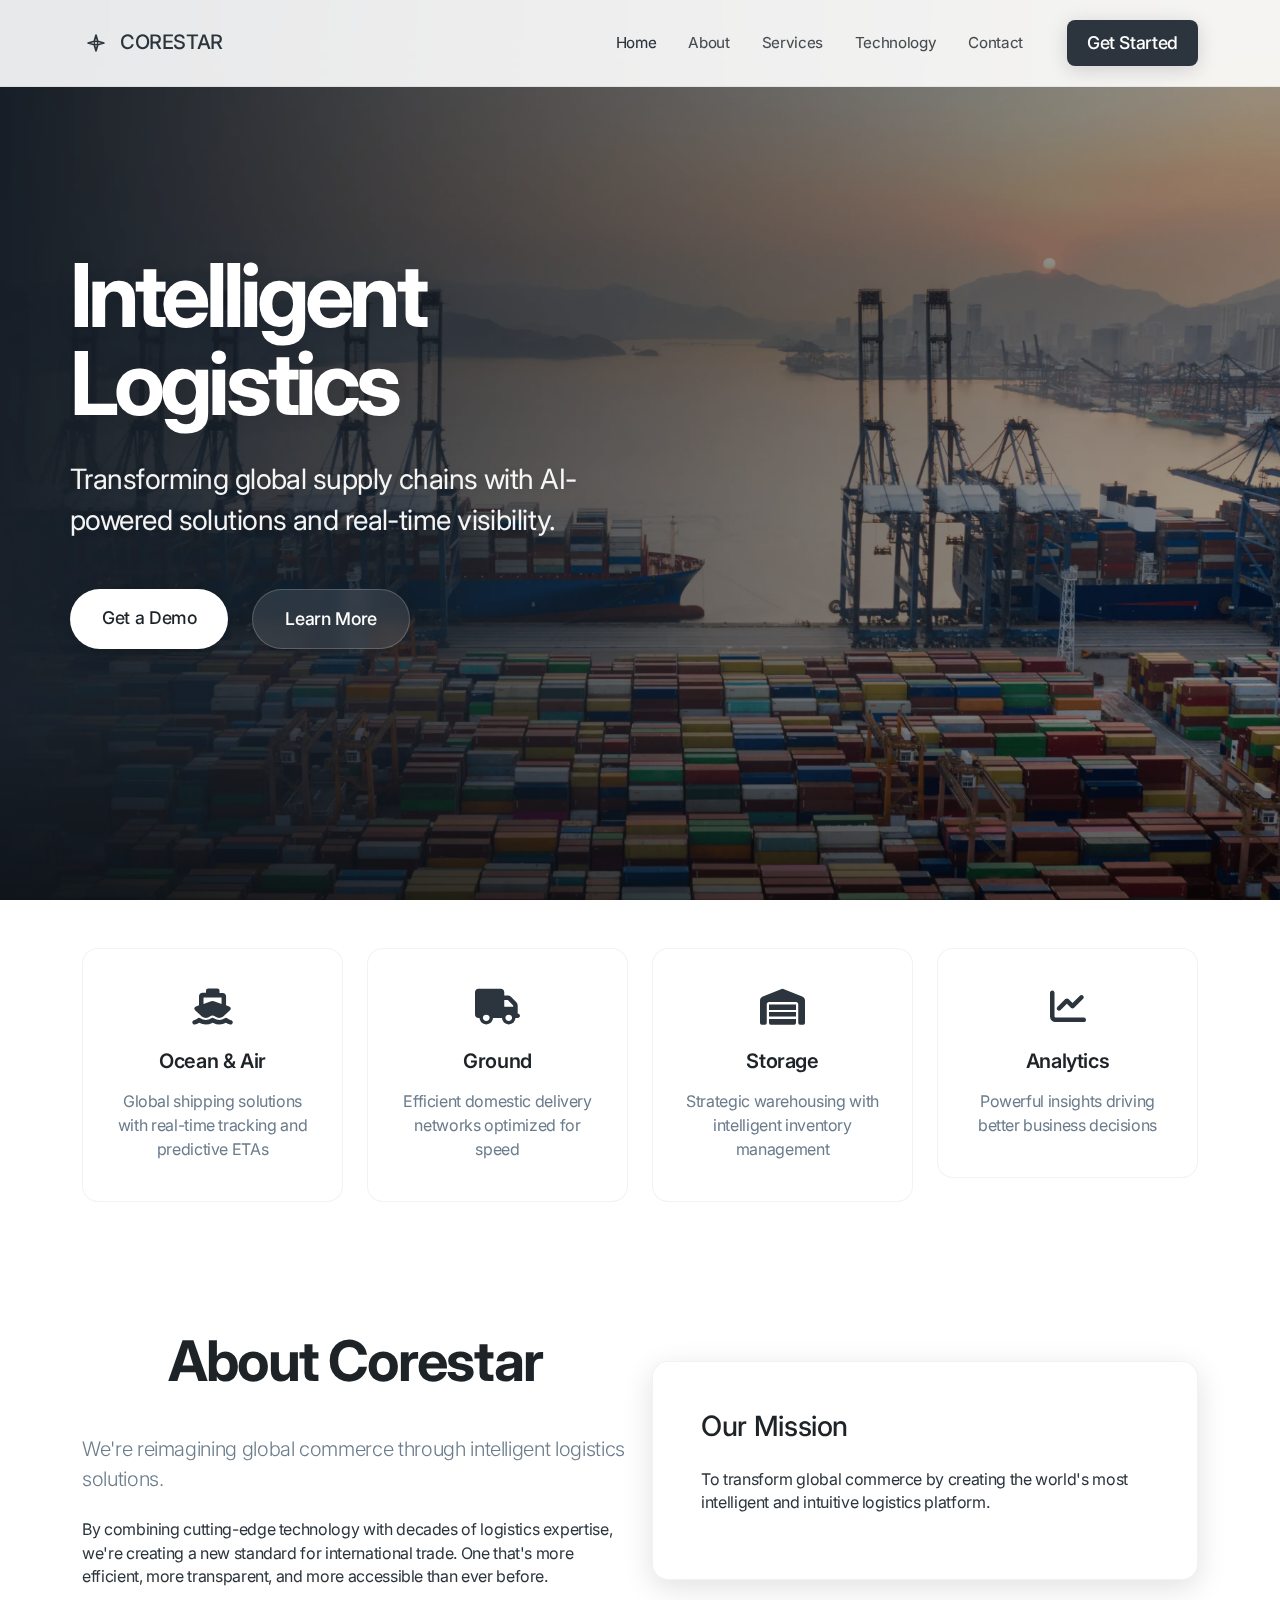
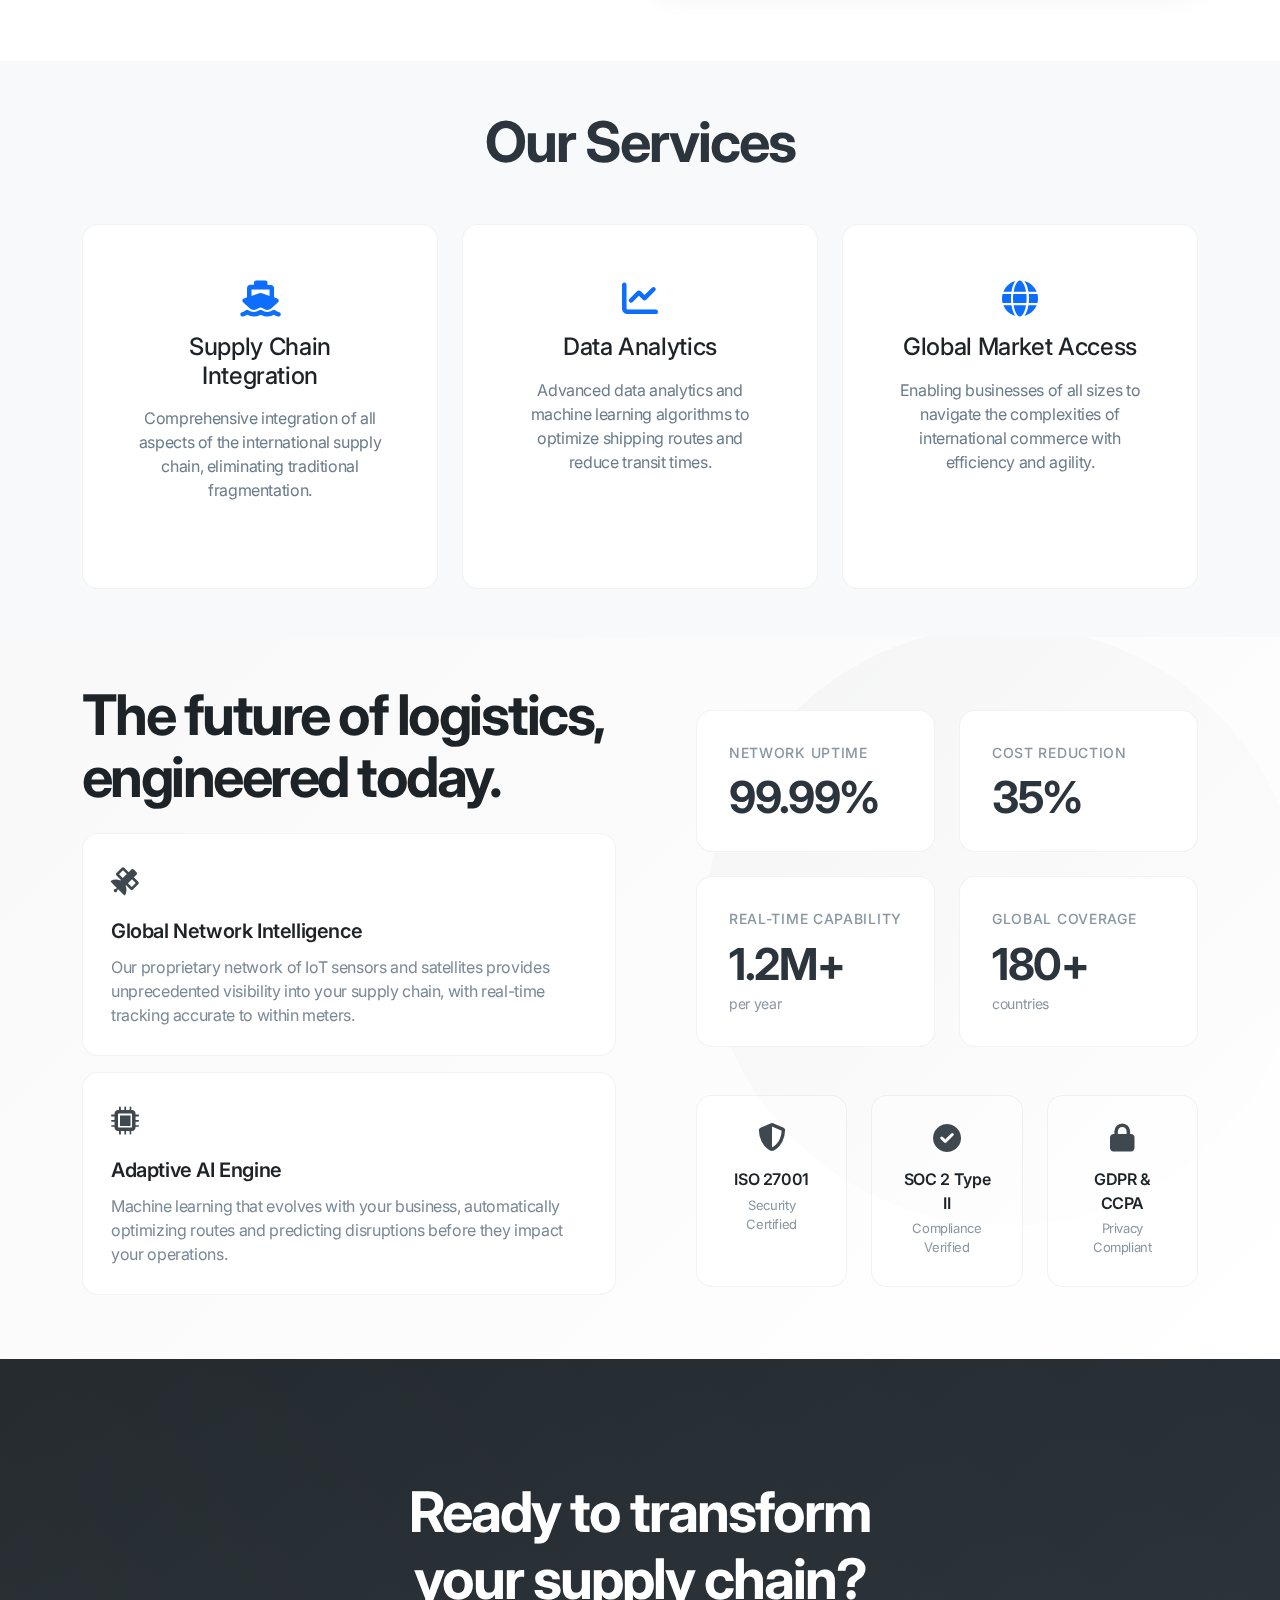
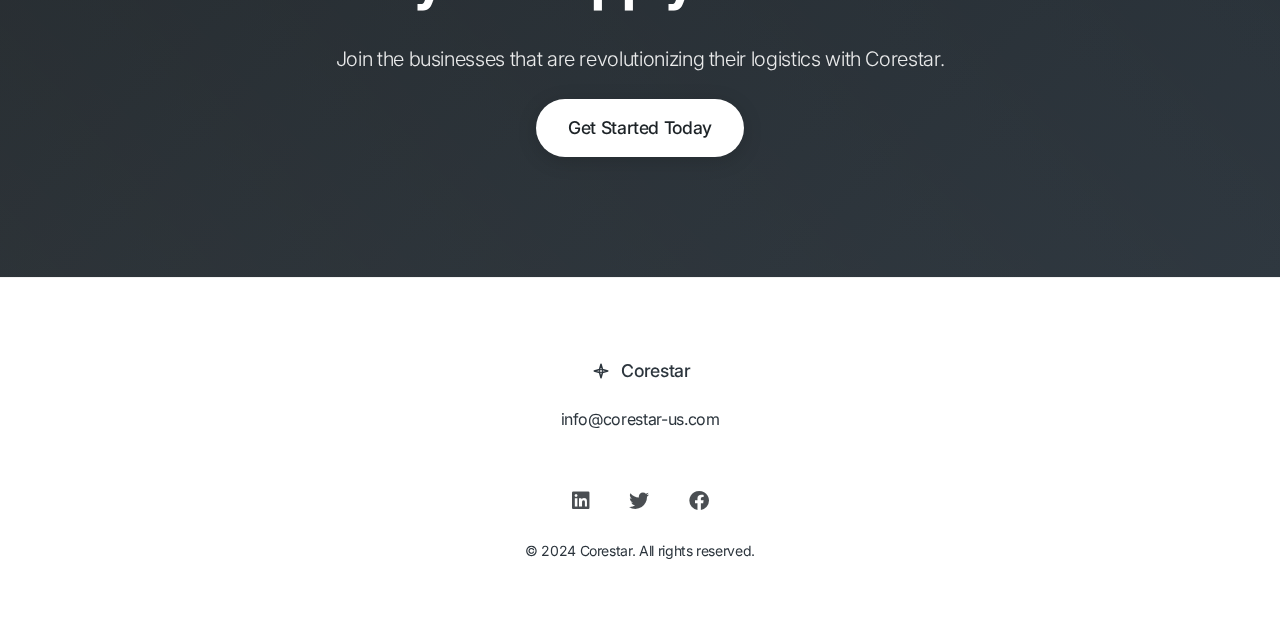
<file: index.html>
<!DOCTYPE html>
<html lang="en">
<head>
    <meta charset="UTF-8">
    <meta name="viewport" content="width=device-width, initial-scale=1.0">
    <title>Corestar - Intelligent Logistics Solutions</title>
    <link href="https://cdn.jsdelivr.net/npm/bootstrap@5.3.0/dist/css/bootstrap.min.css" rel="stylesheet">
    <link rel="stylesheet" href="https://cdnjs.cloudflare.com/ajax/libs/font-awesome/6.0.0/css/all.min.css">
    <link rel="stylesheet" href="styles.css">
    <link href="https://fonts.googleapis.com/css2?family=Inter:wght@400;500;600;700;800&display=swap" rel="stylesheet">
</head>
<body>
    <!-- Navigation -->
    <nav class="navbar navbar-expand-lg fixed-top">
        <div class="container">
            <a class="navbar-brand" href="#">
                <img src="images/logo.svg" alt="Corestar Logo" class="logo-icon">
                <span class="brand-text">CORESTAR</span>
            </a>
            <button class="navbar-toggler" type="button" data-bs-toggle="collapse" data-bs-target="#navbarNav">
                <span class="navbar-toggler-icon"></span>
            </button>
            <div class="collapse navbar-collapse" id="navbarNav">
                <ul class="navbar-nav ms-auto align-items-center">
                    <li class="nav-item">
                        <a class="nav-link active" href="#">Home</a>
                    </li>
                    <li class="nav-item">
                        <a class="nav-link" href="#about">About</a>
                    </li>
                    <li class="nav-item">
                        <a class="nav-link" href="#services">Services</a>
                    </li>
                    <li class="nav-item">
                        <a class="nav-link" href="#technology">Technology</a>
                    </li>
                    <li class="nav-item">
                        <a class="nav-link" href="contact.html">Contact</a>
                    </li>
                    <li class="nav-item ms-3">
                        <a class="nav-link btn btn-hero-primary" href="contact.html">Get Started</a>
                    </li>
                </ul>
            </div>
        </div>
    </nav>

    <!-- Hero Section -->
    <header class="hero-section">
        <div class="container">
            <div class="row align-items-center">
                <div class="col-lg-6">
                    <h1>Intelligent<br>Logistics</h1>
                    <p class="lead">Transforming global supply chains with AI-powered solutions and real-time visibility.</p>
                    <div class="hero-buttons">
                        <a href="contact.html" class="btn btn-hero-primary">Get a Demo</a>
                        <a href="contact.html" class="btn btn-hero-secondary">Learn More</a>
                    </div>
                </div>
            </div>
        </div>
    </header>

    <!-- Feature Cards Section -->
    <section class="feature-cards py-5">
        <div class="container">
            <div class="row g-4">
                <div class="col-md-3">
                    <div class="feature-card">
                        <i class="fas fa-ship"></i>
                        <h4>Ocean & Air</h4>
                        <p>Global shipping solutions with real-time tracking and predictive ETAs</p>
                    </div>
                </div>
                <div class="col-md-3">
                    <div class="feature-card">
                        <i class="fas fa-truck"></i>
                        <h4>Ground</h4>
                        <p>Efficient domestic delivery networks optimized for speed</p>
                    </div>
                </div>
                <div class="col-md-3">
                    <div class="feature-card">
                        <i class="fas fa-warehouse"></i>
                        <h4>Storage</h4>
                        <p>Strategic warehousing with intelligent inventory management</p>
                    </div>
                </div>
                <div class="col-md-3">
                    <div class="feature-card">
                        <i class="fas fa-chart-line"></i>
                        <h4>Analytics</h4>
                        <p>Powerful insights driving better business decisions</p>
                    </div>
                </div>
            </div>
        </div>
    </section>

    <!-- About Section -->
    <section id="about" class="py-5">
        <div class="container">
            <div class="row align-items-center">
                <div class="col-lg-6">
                    <h2>About Corestar</h2>
                    <p class="lead mb-4">We're reimagining global commerce through intelligent logistics solutions.</p>
                    <p class="mb-4">By combining cutting-edge technology with decades of logistics expertise, we're creating a new standard for international trade. One that's more efficient, more transparent, and more accessible than ever before.</p>
                </div>
                <div class="col-lg-6">
                    <div class="mission-box">
                        <h3>Our Mission</h3>
                        <p>To transform global commerce by creating the world's most intelligent and intuitive logistics platform.</p>
                    </div>
                </div>
            </div>
        </div>
    </section>

    <!-- Services Section -->
    <section id="services" class="bg-light py-5">
        <div class="container">
            <h2 class="text-center mb-5">Our Services</h2>
            <div class="row">
                <div class="col-md-4">
                    <div class="card feature-card h-100">
                        <div class="card-body text-center">
                            <i class="fas fa-ship fa-3x mb-3 text-primary"></i>
                            <h3 class="card-title">Supply Chain Integration</h3>
                            <p class="card-text">Comprehensive integration of all aspects of the international supply chain, eliminating traditional fragmentation.</p>
                        </div>
                    </div>
                </div>
                <div class="col-md-4">
                    <div class="card feature-card h-100">
                        <div class="card-body text-center">
                            <i class="fas fa-chart-line fa-3x mb-3 text-primary"></i>
                            <h3 class="card-title">Data Analytics</h3>
                            <p class="card-text">Advanced data analytics and machine learning algorithms to optimize shipping routes and reduce transit times.</p>
                        </div>
                    </div>
                </div>
                <div class="col-md-4">
                    <div class="card feature-card h-100">
                        <div class="card-body text-center">
                            <i class="fas fa-globe fa-3x mb-3 text-primary"></i>
                            <h3 class="card-title">Global Market Access</h3>
                            <p class="card-text">Enabling businesses of all sizes to navigate the complexities of international commerce with efficiency and agility.</p>
                        </div>
                    </div>
                </div>
            </div>
        </div>
    </section>

    <!-- Technology Section -->
    <section id="technology" class="py-5">
        <div class="container">
            <div class="row align-items-center g-5">
                <div class="col-lg-6">
                    <h2>The future of logistics,<br>engineered today.</h2>
                    <!-- <p class="lead mb-5">Every shipment tells a story. Through advanced AI and real-time analytics, we help you write better ones.</p> -->
                    
                    <div class="tech-features">
                        <div class="tech-feature mb-3">
                            <div class="feature-icon mb-3">
                                <i class="fas fa-satellite"></i>
                            </div>
                            <h4>Global Network Intelligence</h4>
                            <p>Our proprietary network of IoT sensors and satellites provides unprecedented visibility into your supply chain, with real-time tracking accurate to within meters.</p>
                        </div>
                        <div class="tech-feature mb-3">
                            <div class="feature-icon mb-3">
                                <i class="fas fa-microchip"></i>
                            </div>
                            <h4>Adaptive AI Engine</h4>
                            <p>Machine learning that evolves with your business, automatically optimizing routes and predicting disruptions before they impact your operations.</p>
                        </div>
                    </div>
                </div>
                <div class="col-lg-6">
                    <div class="tech-showcase">
                        <div class="tech-stats">
                            <div class="row g-4">
                                <div class="col-6">
                                    <div class="stat-card">
                                        <span class="stat-label">Network Uptime</span>
                                        <h3>99.99%</h3>
                                    </div>
                                </div>
                                <div class="col-6">
                                    <div class="stat-card">
                                        <span class="stat-label">Cost Reduction</span>
                                        <h3>35%</h3>
                                    </div>
                                </div>
                                <div class="col-6">
                                    <div class="stat-card">
                                        <span class="stat-label">Real-time Capability</span>
                                        <h3>1.2M+</h3>
                                        <span class="stat-subtitle">per year</span>
                                    </div>
                                </div>
                                <div class="col-6">
                                    <div class="stat-card">
                                        <span class="stat-label">Global Coverage</span>
                                        <h3>180+</h3>
                                        <span class="stat-subtitle">countries</span>
                                    </div>
                                </div>
                            </div>
                        </div>
                        <div class="tech-certification mt-5">
                            <div class="certification-grid">
                                <div class="certification-item">
                                    <i class="fas fa-shield"></i>
                                    <span>ISO 27001</span>
                                    <small>Security Certified</small>
                                </div>
                                <div class="certification-item">
                                    <i class="fas fa-check-circle"></i>
                                    <span>SOC 2 Type II</span>
                                    <small>Compliance Verified</small>
                                </div>
                                <div class="certification-item">
                                    <i class="fas fa-lock"></i>
                                    <span>GDPR & CCPA</span>
                                    <small>Privacy Compliant</small>
                                </div>
                            </div>
                        </div>
                    </div>
                </div>
            </div>
        </div>
    </section>

    <!-- Call to Action -->
    <section class="cta-section text-center text-white">
        <div class="container">
            <h2>Ready to transform<br>your supply chain?</h2>
            <p class="lead mb-4">Join the businesses that are revolutionizing their logistics with Corestar.</p>
            <a href="contact.html" class="btn btn-hero-primary">Get Started Today</a>
        </div>
    </section>

    <!-- Footer -->
    <footer>
        <div class="container">
            <div class="footer-brand mb-4">
                <img src="images/logo.svg" alt="Corestar Logo" class="logo-icon">
                <span class="brand-text">Corestar</span>
            </div>
            <div class="row justify-content-center">
                <div class="col-md-4 mb-4">
                    <p class="mb-0">info@corestar-us.com</p>
                </div>
            </div>
            <div class="social-links mb-4">
                <a href="#" class="mx-2"><i class="fab fa-linkedin"></i></a>
                <a href="#" class="mx-2"><i class="fab fa-twitter"></i></a>
                <a href="#" class="mx-2"><i class="fab fa-facebook"></i></a>
            </div>
            <p class="small">&copy; 2024 Corestar. All rights reserved.</p>
        </div>
    </footer>

    <script src="https://cdn.jsdelivr.net/npm/bootstrap@5.3.0/dist/js/bootstrap.bundle.min.js"></script>
</body>
</html>
</file>
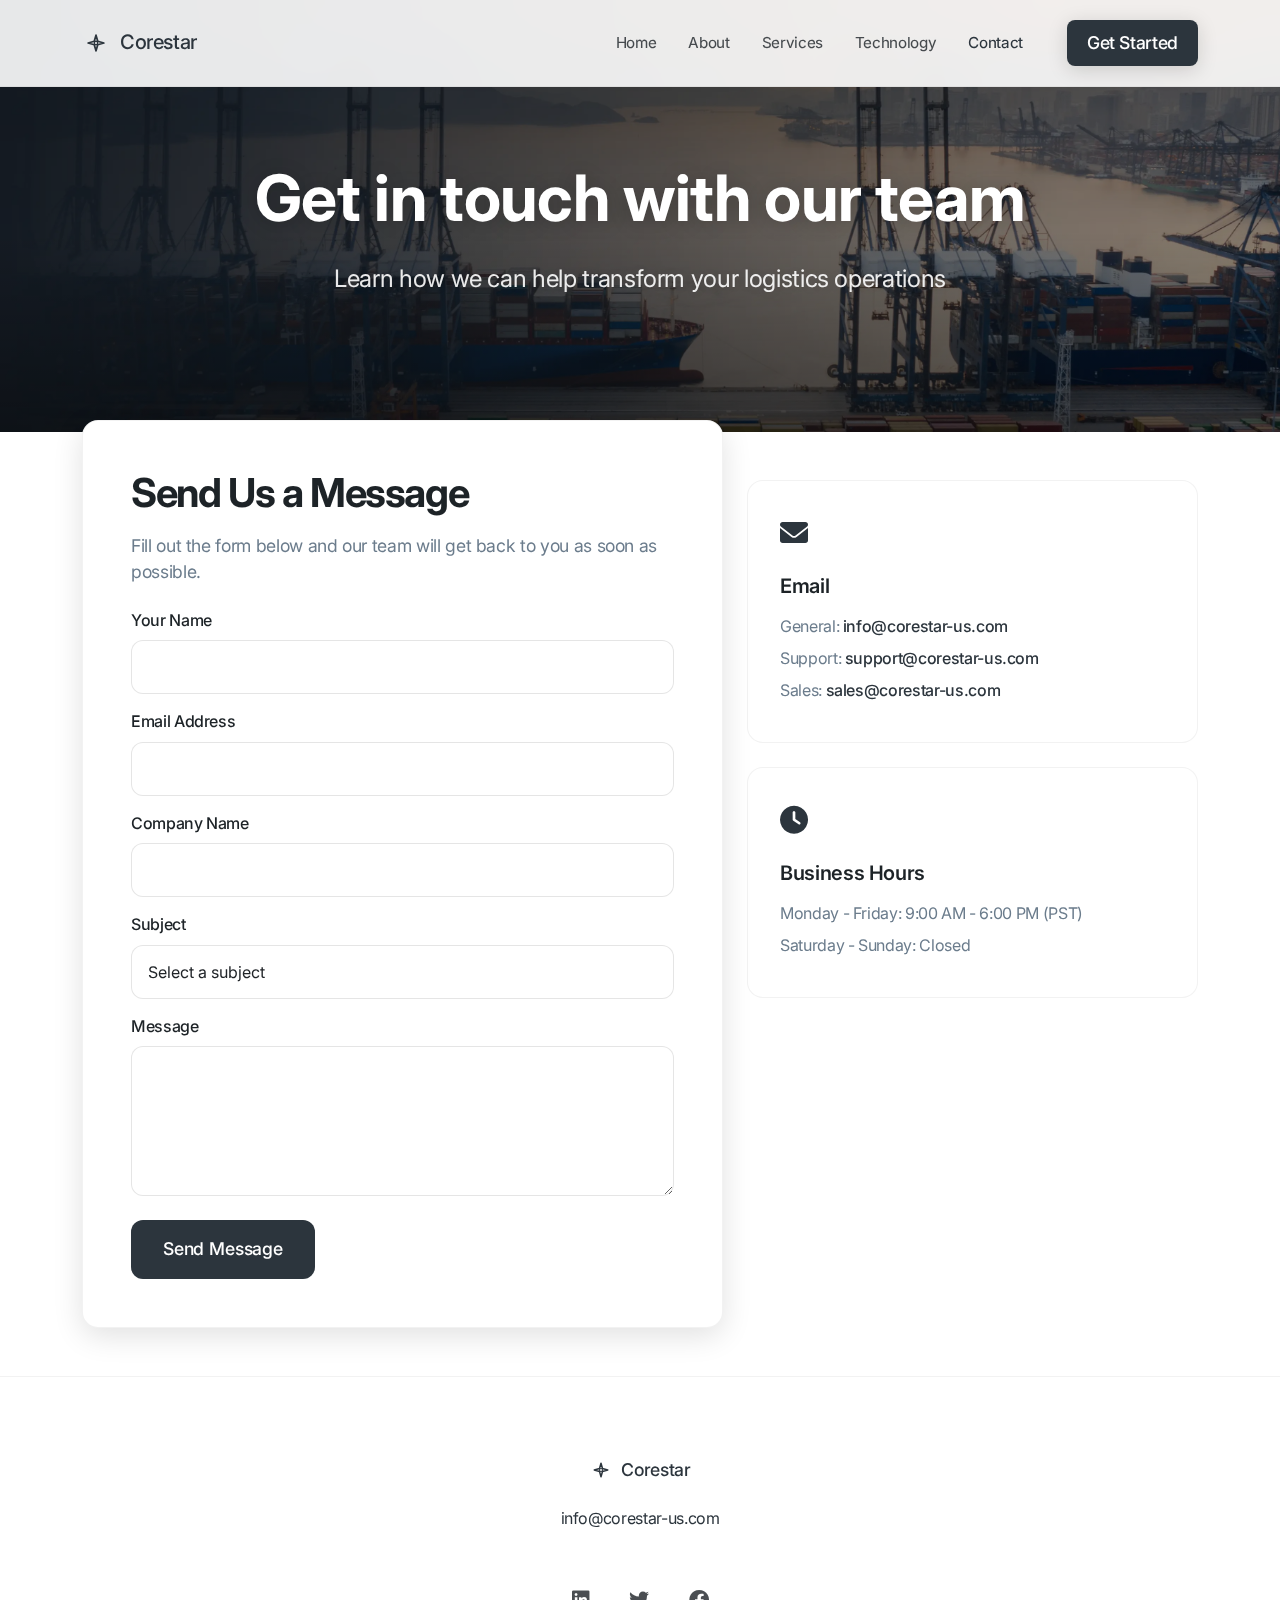
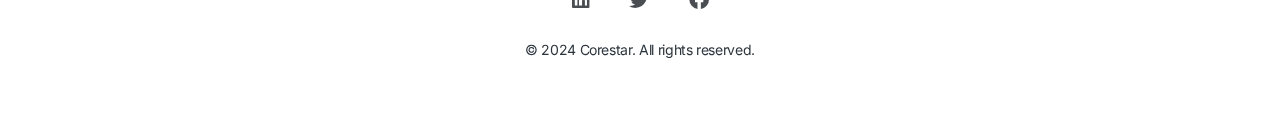
<file: contact.html>
<!DOCTYPE html>
<html lang="en">
<head>
    <meta charset="UTF-8">
    <meta name="viewport" content="width=device-width, initial-scale=1.0">
    <title>Contact Us - Corestar</title>
    <link href="https://cdn.jsdelivr.net/npm/bootstrap@5.3.0/dist/css/bootstrap.min.css" rel="stylesheet">
    <link rel="stylesheet" href="https://cdnjs.cloudflare.com/ajax/libs/font-awesome/6.0.0/css/all.min.css">
    <link rel="stylesheet" href="styles.css">
    <link href="https://fonts.googleapis.com/css2?family=Inter:wght@400;500;600;700;800&display=swap" rel="stylesheet">
</head>
<body>
    <!-- Navigation -->
    <nav class="navbar navbar-expand-lg fixed-top">
        <div class="container">
            <a class="navbar-brand" href="index.html">
                <img src="images/logo.svg" alt="Corestar Logo" class="logo-icon">
                <span class="brand-text">Corestar</span>
            </a>
            <button class="navbar-toggler" type="button" data-bs-toggle="collapse" data-bs-target="#navbarNav">
                <span class="navbar-toggler-icon"></span>
            </button>
            <div class="collapse navbar-collapse" id="navbarNav">
                <ul class="navbar-nav ms-auto align-items-center">
                    <li class="nav-item">
                        <a class="nav-link" href="index.html">Home</a>
                    </li>
                    <li class="nav-item">
                        <a class="nav-link" href="index.html#about">About</a>
                    </li>
                    <li class="nav-item">
                        <a class="nav-link" href="index.html#services">Services</a>
                    </li>
                    <li class="nav-item">
                        <a class="nav-link" href="index.html#technology">Technology</a>
                    </li>
                    <li class="nav-item">
                        <a class="nav-link active" href="contact.html">Contact</a>
                    </li>
                    <li class="nav-item ms-3">
                        <a class="nav-link btn btn-hero-primary" href="#get-started">Get Started</a>
                    </li>
                </ul>
            </div>
        </div>
    </nav>

    <!-- Contact Header -->
    <header class="contact-header">
        <div class="container text-center">
            <h1>Get in touch with our team</h1>
            <p class="lead">Learn how we can help transform your logistics operations</p>
        </div>
    </header>

    <!-- Contact Section -->
    <section class="py-5">
        <div class="container">
            <div class="row g-4">
                <div class="col-lg-7">
                    <div class="contact-form">
                        <h2>Send Us a Message</h2>
                        <p class="mb-4">Fill out the form below and our team will get back to you as soon as possible.</p>
                        <form id="contactForm">
                            <div class="mb-3">
                                <label for="name" class="form-label">Your Name</label>
                                <input type="text" class="form-control" id="name" required>
                            </div>
                            <div class="mb-3">
                                <label for="email" class="form-label">Email Address</label>
                                <input type="email" class="form-control" id="email" required>
                            </div>
                            <div class="mb-3">
                                <label for="company" class="form-label">Company Name</label>
                                <input type="text" class="form-control" id="company">
                            </div>
                            <div class="mb-3">
                                <label for="subject" class="form-label">Subject</label>
                                <select class="form-select" id="subject" required>
                                    <option value="">Select a subject</option>
                                    <option value="general">General Inquiry</option>
                                    <option value="support">Technical Support</option>
                                    <option value="sales">Sales</option>
                                    <option value="partnership">Partnership</option>
                                </select>
                            </div>
                            <div class="mb-4">
                                <label for="message" class="form-label">Message</label>
                                <textarea class="form-control" id="message" rows="5" required></textarea>
                            </div>
                            <button type="submit" class="btn btn-submit">Send Message</button>
                        </form>
                    </div>
                </div>
                <div class="col-lg-5">
                    <div class="contact-info-card">
                        <div class="icon">
                            <i class="fas fa-envelope"></i>
                        </div>
                        <h3>Email</h3>
                        <p>General: <a href="mailto:info@corestar-us.com">info@corestar-us.com</a></p>
                        <p>Support: <a href="mailto:support@corestar-us.com">support@corestar-us.com</a></p>
                        <p>Sales: <a href="mailto:sales@corestar-us.com">sales@corestar-us.com</a></p>
                    </div>
                    <div class="contact-info-card">
                        <div class="icon">
                            <i class="fas fa-clock"></i>
                        </div>
                        <h3>Business Hours</h3>
                        <p>Monday - Friday: 9:00 AM - 6:00 PM (PST)</p>
                        <p>Saturday - Sunday: Closed</p>
                    </div>
                </div>
            </div>
        </div>
    </section>

    <!-- Footer -->
    <footer>
        <div class="container">
            <div class="footer-brand mb-4">
                <img src="images/logo.svg" alt="Corestar Logo" class="logo-icon">
                <span class="brand-text">Corestar</span>
            </div>
            <div class="row justify-content-center">
                <div class="col-md-4 mb-4">
                    <p class="mb-0">info@corestar-us.com</p>
                </div>
            </div>
            <div class="social-links mb-4">
                <a href="#" class="mx-2"><i class="fab fa-linkedin"></i></a>
                <a href="#" class="mx-2"><i class="fab fa-twitter"></i></a>
                <a href="#" class="mx-2"><i class="fab fa-facebook"></i></a>
            </div>
            <p class="small">&copy; 2024 Corestar. All rights reserved.</p>
        </div>
    </footer>

    <script src="https://cdn.jsdelivr.net/npm/bootstrap@5.3.0/dist/js/bootstrap.bundle.min.js"></script>
    <script>
        // Simple form validation and submission handling
        document.getElementById('contactForm').addEventListener('submit', function(event) {
            event.preventDefault();
            alert('Thank you for your message! We will get back to you soon.');
            this.reset();
        });
    </script>
</body>
</html>
</file>
<file: styles.css>
/* Main Styles for Corestar Website */
:root {
  --primary-color: #2c353d;
  --secondary-color: #6b7c8c;
  --accent-color: #445561;
  --light-color: #ffffff;
  --dark-color: #1d2327;
  --text-color: #2c353d;
  --light-text: #f5f5f7;
  --border-radius: 16px;
  --box-shadow: 0 8px 30px rgba(0, 0, 0, 0.12);
  --transition: all 0.4s cubic-bezier(0.16, 1, 0.3, 1);
}

body {
  font-family: -apple-system, BlinkMacSystemFont, 'SF Pro Display', 'Inter', sans-serif;
  line-height: 1.47059;
  letter-spacing: -0.022em;
  color: var(--text-color);
  background-color: var(--light-color);
  -webkit-font-smoothing: antialiased;
}

/* Navigation */
.navbar {
  padding: 20px 0;
  background-color: rgba(255, 255, 255, 0.9) !important;
  backdrop-filter: saturate(180%) blur(20px);
  -webkit-backdrop-filter: saturate(180%) blur(20px);
  box-shadow: none;
  border-bottom: 1px solid rgba(0, 0, 0, 0.05);
}

.navbar-brand {
  font-weight: 500;
  font-size: 1.25rem;
  color: var(--primary-color) !important;
  display: flex;
  align-items: center;
  gap: 10px;
  padding: 0;
}

.navbar-brand .logo-icon {
  height: 28px !important;
  width: auto !important;
  filter: none;
}

.navbar-brand .brand-text {
  display: inline;
  font-weight: 500;
  color: var(--primary-color);
  letter-spacing: -0.02em;
}

.nav-link {
  font-weight: 450;
  font-size: 0.95rem;
  color: var(--dark-color) !important;
  opacity: 0.8;
  padding: 0.5rem 1rem !important;
  transition: var(--transition);
}

.nav-link:hover {
  opacity: 1 !important;
  color: var(--primary-color) !important;
}

.nav-link.active {
  color: var(--primary-color) !important;
  opacity: 1;
}

.nav-link.btn-hero-primary {
  background-color: var(--primary-color);
  color: var(--light-color) !important;
  padding: 10px 20px !important;
  border-radius: 8px;
  margin-left: 12px;
  font-weight: 500;
  opacity: 1;
}

/* Hero Section */
.hero-section {
  background: linear-gradient(
    rgba(0, 0, 0, 0.4),
    rgba(0, 0, 0, 0.3)
  ), url('images/front.png');
  background-size: cover;
  background-position: center;
  min-height: 100vh;
  display: flex;
  align-items: center;
  position: relative;
}

.hero-section::after {
  content: '';
  position: absolute;
  bottom: 0;
  left: 0;
  right: 0;
  height: 200px;
  background: linear-gradient(
    transparent,
    rgba(0, 0, 0, 0.4)
  );
  pointer-events: none;
}

.hero-section .container {
  position: relative;
  z-index: 2;
  padding: 120px 0;
}

.hero-section h1 {
  font-size: 5.5rem;
  font-weight: 700;
  letter-spacing: -0.055em;
  line-height: 1;
  color: #fff;
  margin-bottom: 2rem;
  text-shadow: 0 2px 20px rgba(0, 0, 0, 0.1);
}

.hero-section .lead {
  font-size: 1.75rem;
  font-weight: 400;
  letter-spacing: -0.02em;
  color: rgba(255, 255, 255, 0.95);
  text-shadow: 0 1px 10px rgba(0, 0, 0, 0.1);
  max-width: 600px;
}

.hero-buttons {
  display: flex;
  gap: 1.5rem;
  margin-top: 3rem;
  justify-content: flex-start;
}

.btn-hero-primary {
  background-color: var(--light-color);
  color: var(--dark-color);
  padding: 16px 32px;
  font-weight: 500;
  border-radius: 100px;
  font-size: 1.1rem;
  letter-spacing: -0.02em;
  border: none;
  backdrop-filter: blur(10px);
  -webkit-backdrop-filter: blur(10px);
  box-shadow: 0 4px 20px rgba(0, 0, 0, 0.15);
}

.btn-hero-primary:hover {
  transform: translateY(-2px);
  box-shadow: 0 8px 30px rgba(0, 0, 0, 0.2);
}

.btn-hero-secondary {
  background-color: rgba(255, 255, 255, 0.1);
  backdrop-filter: blur(10px);
  -webkit-backdrop-filter: blur(10px);
  color: #fff;
  border: 1px solid rgba(255, 255, 255, 0.2);
  padding: 16px 32px;
  font-weight: 500;
  border-radius: 100px;
  font-size: 1.1rem;
  letter-spacing: -0.02em;
  box-shadow: 0 4px 20px rgba(0, 0, 0, 0.1);
}

.btn-hero-secondary:hover {
  background-color: rgba(255, 255, 255, 0.15);
  transform: translateY(-2px);
  box-shadow: 0 8px 30px rgba(0, 0, 0, 0.15);
}

/* Feature Cards */
.feature-cards {
  background: #fff;
  padding: 120px 0;
}

.feature-card {
  background: var(--light-color);
  border: 1px solid rgba(0, 0, 0, 0.05);
  border-radius: var(--border-radius);
  transition: var(--transition);
  margin-bottom: 30px;
  padding: 2.5rem 2rem;
  text-align: center;
  position: relative;
  overflow: hidden;
}

.feature-card::before {
  content: '';
  position: absolute;
  top: 0;
  left: 0;
  right: 0;
  height: 4px;
  background: linear-gradient(90deg, var(--primary-color), var(--accent-color));
  opacity: 0;
  transition: var(--transition);
}

.feature-card:hover {
  transform: translateY(-8px);
  box-shadow: var(--box-shadow);
}

.feature-card:hover::before {
  opacity: 1;
}

.feature-card i {
  font-size: 2.25rem;
  margin-bottom: 1.5rem;
  color: var(--primary-color);
  transition: var(--transition);
}

.feature-card:hover i {
  transform: scale(1.1);
}

.feature-card h4 {
  font-weight: 600;
  font-size: 1.25rem;
  margin-bottom: 1rem;
  letter-spacing: -0.02em;
  color: var(--dark-color);
}

.feature-card p {
  color: var(--secondary-color);
  font-size: 1rem;
  line-height: 1.5;
  margin-bottom: 0;
}

/* Section Headers */
section h2 {
  font-size: 3.5rem;
  font-weight: 700;
  letter-spacing: -0.035em;
  margin-bottom: 3rem;
  text-align: center;
}

section h2:after {
  display: none;
}

/* About Section */
#about {
  background: var(--light-color);
  padding: 120px 0;
  color: var(--dark-color);
}

#about h2 {
  color: var(--dark-color);
}

#about .lead {
  color: var(--secondary-color);
}

#about p {
  color: var(--text-color);
}

.mission-box {
  background: white;
  border-radius: var(--border-radius);
  padding: 3rem;
  box-shadow: var(--box-shadow);
  border: 1px solid rgba(0, 0, 0, 0.05);
}

.mission-box h3 {
  color: var(--dark-color);
  margin-bottom: 1.5rem;
}

.mission-box p {
  color: var(--text-color);
}

/* Contact Page */
.contact-header {
  background: linear-gradient(
    rgba(0, 0, 0, 0.5),
    rgba(0, 0, 0, 0.4)
  ), url('images/front.png');
  background-size: cover;
  background-position: center;
  padding: 160px 0 120px;
  position: relative;
  color: white;
}

.contact-header::after {
  content: '';
  position: absolute;
  bottom: 0;
  left: 0;
  right: 0;
  height: 200px;
  background: linear-gradient(
    transparent,
    rgba(0, 0, 0, 0.4)
  );
  pointer-events: none;
}

.contact-header .container {
  position: relative;
  z-index: 2;
}

.contact-header h1 {
  font-size: 4rem;
  font-weight: 700;
  margin-bottom: 1.5rem;
  text-shadow: 0 2px 20px rgba(0, 0, 0, 0.2);
}

.contact-header .lead {
  font-size: 1.5rem;
  font-weight: 400;
  color: rgba(255, 255, 255, 0.9);
  text-shadow: 0 1px 10px rgba(0, 0, 0, 0.1);
}

.contact-form {
  background: var(--light-color);
  border-radius: var(--border-radius);
  padding: 3rem;
  box-shadow: var(--box-shadow);
  border: 1px solid rgba(0, 0, 0, 0.05);
  margin-top: -60px;
  position: relative;
  z-index: 3;
}

.contact-form h2 {
  font-size: 2.5rem;
  font-weight: 700;
  color: var(--dark-color);
  margin-bottom: 1rem;
  text-align: left;
}

.contact-form h2:after {
  display: none;
}

.contact-form p {
  color: var(--secondary-color);
  font-size: 1.1rem;
}

.contact-form label {
  font-weight: 500;
  color: var(--dark-color);
  margin-bottom: 0.5rem;
}

.contact-form .form-control,
.contact-form .form-select {
  padding: 0.875rem 1rem;
  border-radius: 12px;
  border: 1px solid rgba(0, 0, 0, 0.1);
  background: rgba(255, 255, 255, 0.8);
  backdrop-filter: blur(10px);
  -webkit-backdrop-filter: blur(10px);
  transition: var(--transition);
  font-size: 1rem;
}

.contact-form .form-control:focus,
.contact-form .form-select:focus {
  border-color: var(--primary-color);
  box-shadow: 0 0 0 4px rgba(44, 53, 61, 0.1);
  background: white;
}

.contact-info-card {
  background: var(--light-color);
  border-radius: var(--border-radius);
  padding: 2rem;
  margin-bottom: 1.5rem;
  border: 1px solid rgba(0, 0, 0, 0.05);
  transition: var(--transition);
}

.contact-info-card:hover {
  transform: translateY(-5px);
  box-shadow: var(--box-shadow);
}

.contact-info-card .icon {
  color: var(--primary-color);
  font-size: 1.75rem;
  margin-bottom: 1.25rem;
}

.contact-info-card h3 {
  font-size: 1.25rem;
  font-weight: 600;
  color: var(--dark-color);
  margin-bottom: 1rem;
}

.contact-info-card p {
  color: var(--secondary-color);
  margin-bottom: 0.5rem;
  font-size: 1rem;
  line-height: 1.5;
}

.contact-info-card a {
  color: var(--primary-color);
  text-decoration: none;
  transition: var(--transition);
  font-weight: 500;
}

.contact-info-card a:hover {
  opacity: 0.8;
}

.btn-submit {
  background: var(--primary-color);
  color: white;
  padding: 1rem 2rem;
  border-radius: 12px;
  border: none;
  font-weight: 500;
  font-size: 1.1rem;
  letter-spacing: -0.01em;
  transition: var(--transition);
}

.btn-submit:hover {
  transform: translateY(-2px);
  box-shadow: 0 8px 30px rgba(0, 0, 0, 0.15);
  background: var(--dark-color);
  color: white;
}

/* Services Section */
#services {
  background: #fff;
  padding: 120px 0;
}

#services .card-body i {
  color: var(--primary-color);
}

#services .card-title {
  color: var(--dark-color);
  font-size: 1.5rem;
  margin-bottom: 1rem;
}

#services .card-text {
  color: var(--secondary-color);
}

/* Call to Action */
.cta-section {
  background: linear-gradient(135deg, var(--dark-color) 0%, #2c353d 100%);
  padding: 120px 0;
  color: white;
  position: relative;
  overflow: hidden;
}

.cta-section::before {
  content: '';
  position: absolute;
  top: 0;
  left: 0;
  right: 0;
  bottom: 0;
  background: linear-gradient(45deg, rgba(255,255,255,0.05) 0%, rgba(255,255,255,0) 100%);
  pointer-events: none;
}

.cta-section h2 {
  color: white;
  font-size: 3.5rem;
  margin-bottom: 2rem;
  position: relative;
}

.cta-section .lead {
  color: rgba(255, 255, 255, 0.9);
  position: relative;
}

.cta-section .btn-hero-primary {
  background: white;
  color: var(--dark-color);
  position: relative;
}

.cta-section .btn-hero-primary:hover {
  background: var(--light-text);
  color: var(--dark-color);
  box-shadow: 0 8px 30px rgba(0, 0, 0, 0.2);
}

/* Footer */
footer {
  background: var(--light-color);
  color: var(--text-color);
  padding: 80px 0 40px;
  text-align: center;
  border-top: 1px solid rgba(0, 0, 0, 0.05);
}

.footer-brand {
  display: flex;
  align-items: center;
  justify-content: center;
  gap: 8px;
}

.footer-brand .logo-icon {
  height: 24px;
  width: auto;
}

.footer-brand .brand-text {
  font-weight: 500;
  font-size: 1.1rem;
  color: var(--primary-color);
  letter-spacing: -0.02em;
}

footer .social-links {
  display: flex;
  justify-content: center;
  gap: 1.5rem;
  margin: 2rem 0;
}

footer .social-links a {
  color: var(--dark-color);
  opacity: 0.8;
  transition: var(--transition);
  font-size: 1.25rem;
}

footer .social-links a:hover {
  opacity: 1;
  color: var(--primary-color);
  transform: translateY(-3px);
}

/* Section Styling */
section {
  padding: 80px 0;
}

section h2 {
  font-weight: 700;
  margin-bottom: 2.5rem;
  position: relative;
}

section h2:after {
  content: '';
  position: absolute;
  bottom: -15px;
  left: 50%;
  transform: translateX(-50%);
  width: 50px;
  height: 3px;
  background-color: var(--primary-color);
}

.section-intro {
  max-width: 800px;
  margin: 0 auto 3rem;
  text-align: center;
}

/* Technology Section */
#technology {
  background: var(--light-color);
  padding: 160px 0;
  position: relative;
  overflow: hidden;
}

#technology::before {
  content: '';
  position: absolute;
  top: 0;
  right: 0;
  width: 100%;
  height: 100%;
  background: linear-gradient(135deg, rgba(44, 53, 61, 0.03) 0%, rgba(44, 53, 61, 0) 100%);
  pointer-events: none;
}

#technology .overline {
  font-size: 0.875rem;
  font-weight: 600;
  color: var(--primary-color);
  text-transform: uppercase;
  letter-spacing: 0.1em;
  margin-bottom: 1.5rem;
  display: block;
  opacity: 0.8;
}

#technology h2 {
  font-size: 3.5rem;
  font-weight: 700;
  letter-spacing: -0.045em;
  line-height: 1.1;
  margin-bottom: 1.5rem;
  color: var(--dark-color);
  text-align: left;
}

#technology .lead {
  font-size: 1.375rem;
  font-weight: 400;
  line-height: 1.4;
  color: var(--secondary-color);
  max-width: 540px;
  margin-bottom: 4rem;
}

.tech-feature {
  padding: 1.75rem;
  border-radius: var(--border-radius);
  transition: var(--transition);
  background: white;
  border: 1px solid rgba(0, 0, 0, 0.05);
  position: relative;
  overflow: hidden;
}

.tech-feature:hover {
  transform: translateY(-5px);
  box-shadow: var(--box-shadow);
}

.tech-feature .feature-icon {
  color: var(--primary-color);
  font-size: 1.75rem;
  margin-bottom: 1rem;
  transition: var(--transition);
  opacity: 0.9;
}

.tech-feature:hover .feature-icon {
  transform: scale(1.1);
  opacity: 1;
}

.tech-feature h4 {
  font-size: 1.25rem;
  font-weight: 600;
  margin-bottom: 0.75rem;
  color: var(--dark-color);
  letter-spacing: -0.02em;
}

.tech-feature p {
  color: var(--secondary-color);
  margin-bottom: 0;
  font-size: 1rem;
  line-height: 1.5;
  opacity: 0.9;
}

.tech-showcase {
  position: relative;
  padding-left: 2rem;
}

.tech-showcase::before {
  content: '';
  position: absolute;
  top: -10%;
  right: -20%;
  width: 600px;
  height: 600px;
  background: linear-gradient(135deg, rgba(44, 53, 61, 0.03) 0%, rgba(44, 53, 61, 0) 100%);
  border-radius: 50%;
  z-index: 0;
}

.tech-stats {
  position: relative;
  z-index: 1;
}

.tech-stats .stat-card {
  background: white;
  padding: 2rem;
  border-radius: var(--border-radius);
  text-align: left;
  border: 1px solid rgba(0, 0, 0, 0.05);
  transition: var(--transition);
  position: relative;
  overflow: hidden;
}

.tech-stats .stat-card:hover {
  transform: translateY(-5px);
  box-shadow: var(--box-shadow);
}

.tech-stats .stat-card .stat-label {
  display: block;
  font-size: 0.875rem;
  font-weight: 500;
  color: var(--secondary-color);
  margin-bottom: 0.75rem;
  text-transform: uppercase;
  letter-spacing: 0.05em;
  opacity: 0.8;
}

.tech-stats .stat-card h3 {
  font-size: 2.75rem;
  font-weight: 700;
  color: var(--primary-color);
  margin: 0;
  letter-spacing: -0.03em;
  line-height: 1;
}

.tech-stats .stat-card .stat-subtitle {
  display: block;
  font-size: 0.875rem;
  color: var(--secondary-color);
  margin-top: 0.5rem;
  opacity: 0.8;
}

.certification-grid {
  display: grid;
  grid-template-columns: repeat(3, 1fr);
  gap: 1.5rem;
  margin-top: 3rem;
}

.certification-item {
  background: white;
  padding: 1.75rem;
  border-radius: var(--border-radius);
  text-align: center;
  border: 1px solid rgba(0, 0, 0, 0.05);
  transition: var(--transition);
}

.certification-item:hover {
  transform: translateY(-3px);
  box-shadow: var(--box-shadow);
}

.certification-item i {
  font-size: 1.75rem;
  color: var(--primary-color);
  margin-bottom: 1rem;
  display: block;
  opacity: 0.9;
}

.certification-item span {
  font-size: 1rem;
  font-weight: 600;
  color: var(--dark-color);
  display: block;
  margin-bottom: 0.25rem;
}

.certification-item small {
  font-size: 0.8125rem;
  color: var(--secondary-color);
  display: block;
  opacity: 0.8;
}

/* Contact Page */
.contact-card {
  border: none;
  border-radius: var(--border-radius);
  box-shadow: var(--box-shadow);
  transition: var(--transition);
  margin-bottom: 1.5rem;
}

.contact-card:hover {
  transform: translateY(-5px);
  box-shadow: 0 8px 15px rgba(0, 0, 0, 0.1);
}

.contact-card .card-title {
  font-size: 1.1rem;
  font-weight: 600;
  color: var(--primary-color);
}

.form-control, .form-select {
  padding: 0.75rem 1rem;
  border-radius: var(--border-radius);
  border: 1px solid #ced4da;
}

.form-control:focus, .form-select:focus {
  border-color: var(--primary-color);
  box-shadow: 0 0 0 0.25rem rgba(0, 86, 179, 0.25);
}

/* Client Logos */
.client-logos {
  background-color: #f8f9fa;
  padding: 60px 0;
}

.client-logos h2 {
  margin-bottom: 3rem;
}

.logo-container {
  display: flex;
  justify-content: center;
  align-items: center;
  flex-wrap: wrap;
  gap: 40px;
}

.client-logo {
  max-width: 140px;
  height: auto;
  opacity: 0.7;
  transition: var(--transition);
}

.client-logo:hover {
  opacity: 1;
}

.testimonial-section {
  background-color: #f8f9fa;
  padding: 80px 0;
}

.testimonial-card {
  background-color: white;
  border-radius: var(--border-radius);
  box-shadow: var(--box-shadow);
  padding: 2.5rem;
  position: relative;
}

.testimonial-card:before {
  content: '"';
  font-size: 5rem;
  color: var(--primary-color);
  opacity: 0.2;
  position: absolute;
  top: 10px;
  left: 20px;
  font-family: Georgia, serif;
}

.testimonial-author {
  display: flex;
  align-items: center;
  margin-top: 1.5rem;
}

.testimonial-author img {
  width: 60px;
  height: 60px;
  border-radius: 50%;
  margin-right: 15px;
}

.author-info h5 {
  margin-bottom: 0.25rem;
  font-weight: 600;
}

.author-info p {
  margin-bottom: 0;
  color: var(--secondary-color);
}

/* Service Feature Sections */
.service-feature {
  padding: 100px 0;
}

.service-feature h2 {
  text-align: left;
  margin-bottom: 1.5rem;
}

.service-feature h2:after {
  left: 0;
  transform: none;
}

.service-feature-img {
  border-radius: var(--border-radius);
  overflow: hidden;
  box-shadow: var(--box-shadow);
}

/* Responsive adjustments */
@media (max-width: 992px) {
  .hero-section h1 {
    font-size: 2.75rem;
  }
  
  section {
    padding: 80px 0;
  }
  
  .service-feature {
    padding: 60px 0;
  }
  
  .contact-header {
    padding: 140px 0 100px;
  }
  
  .contact-header h1 {
    font-size: 3rem;
  }
  
  .contact-form {
    margin-top: 0;
  }
  
  #technology {
    padding: 120px 0;
  }
  
  #technology h2 {
    font-size: 2.75rem;
  }
  
  .tech-feature {
    padding: 1.5rem;
  }
  
  .tech-showcase {
    padding-left: 0;
    margin-top: 3rem;
  }
}

@media (max-width: 768px) {
  .hero-section {
    padding: 80px 0 60px;
  }
  
  .hero-section h1 {
    font-size: 2.25rem;
  }
  
  section h2 {
    font-size: 1.75rem;
  }
  
  .service-feature-img {
    margin-top: 2rem;
  }
  
  .contact-header {
    padding: 120px 0 80px;
  }
  
  .contact-header h1 {
    font-size: 2.5rem;
  }
  
  .contact-form {
    padding: 2rem;
  }
  
  .contact-form h2 {
    font-size: 2rem;
  }
  
  #technology {
    padding: 80px 0;
  }
  
  #technology h2 {
    font-size: 2.25rem;
  }
  
  .tech-feature {
    padding: 1.25rem;
  }
  
  .tech-stats .stat-card {
    padding: 1.5rem;
  }
  
  .tech-stats .stat-card h3 {
    font-size: 2.25rem;
  }
  
  .certification-grid {
    grid-template-columns: repeat(2, 1fr);
  }
}

@media (max-width: 576px) {
  .hero-section h1 {
    font-size: 2rem;
  }
  
  .btn-primary, .btn-light {
    padding: 10px 20px;
  }
  
  .client-logo {
    max-width: 100px;
  }
  
  #technology h2 {
    font-size: 2rem;
  }
  
  .certification-grid {
    grid-template-columns: 1fr;
  }
}
</file>
